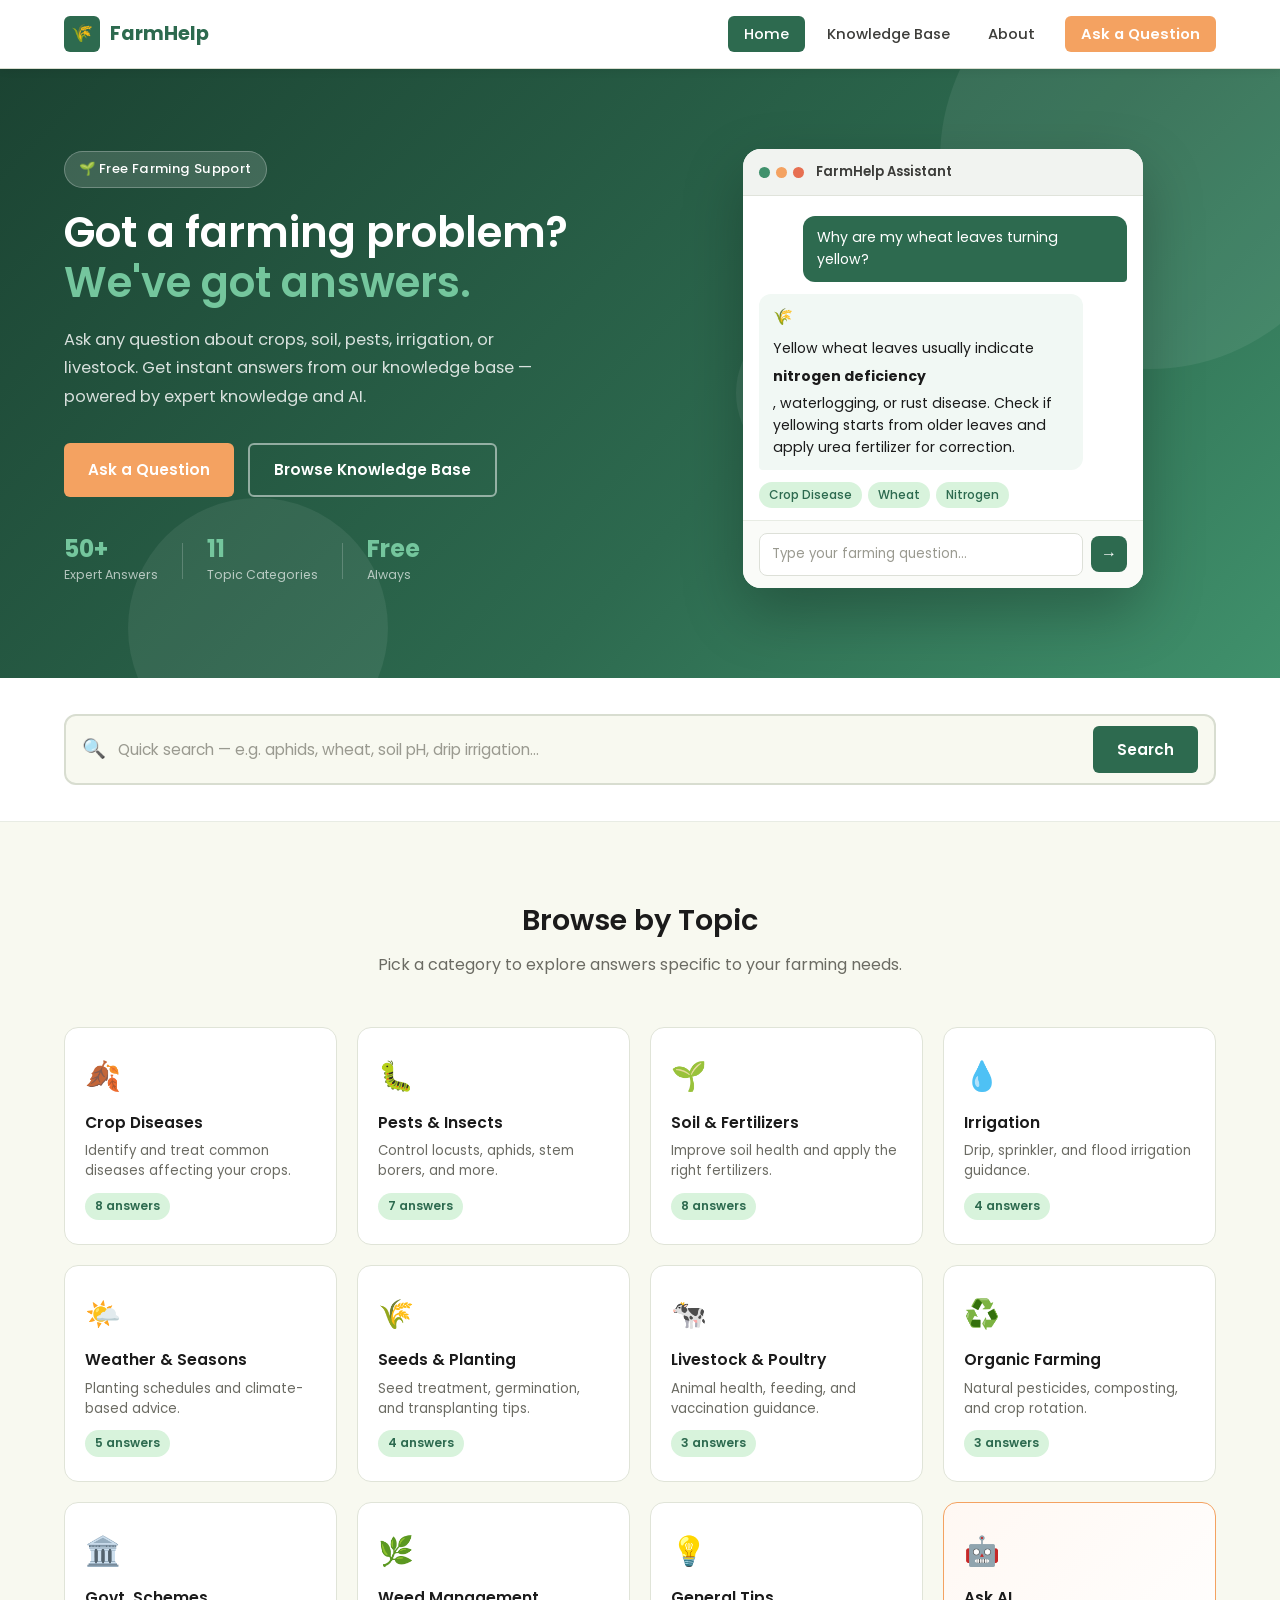
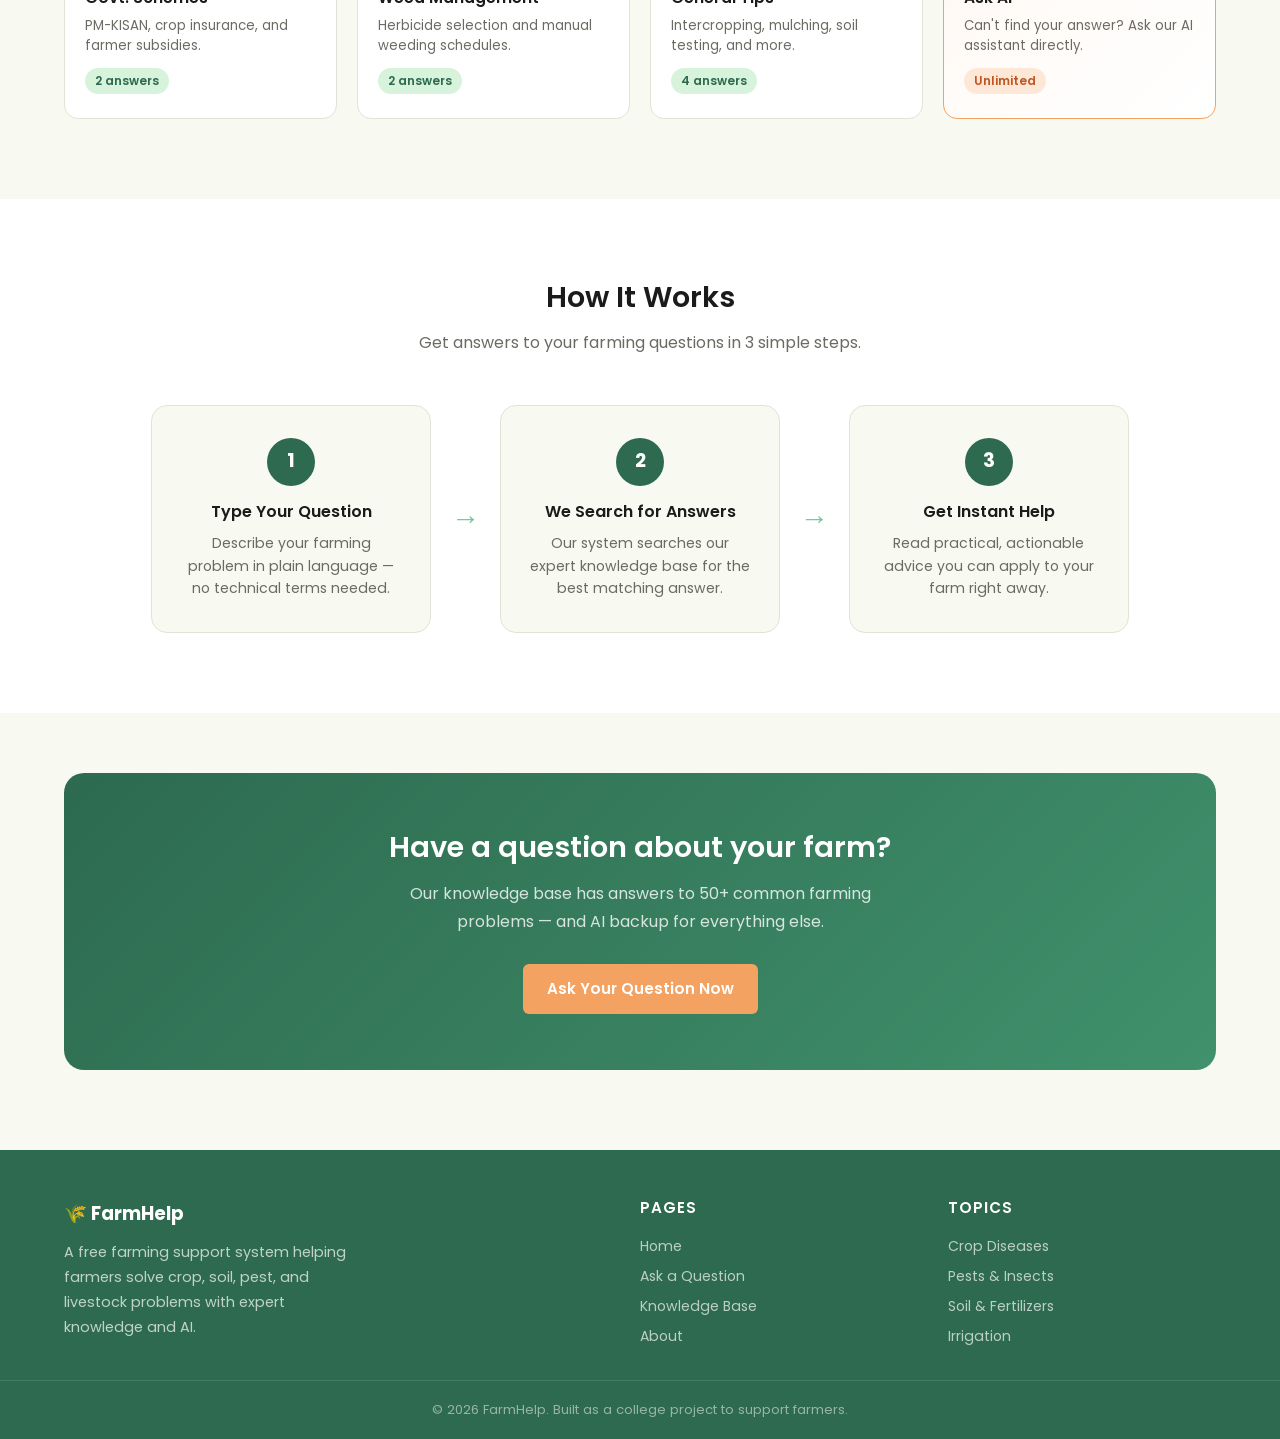
<file: index.html>
<!DOCTYPE html>
<html lang="en">
<head>
  <meta charset="UTF-8" />
  <meta name="viewport" content="width=device-width, initial-scale=1.0"/>
  <title>FarmHelp — Farmer Query Support System</title>
  <link rel="stylesheet" href="css/global.css"/>
  <link rel="stylesheet" href="css/home.css"/>
</head>
<body>

  <!-- ── NAVBAR ── -->
  <nav class="navbar">
    <div class="nav-container">
      <a href="index.html" class="nav-logo">
        <div class="logo-icon">🌾</div>
        FarmHelp
      </a>
      <ul class="nav-links">
        <li><a href="index.html" class="active">Home</a></li>
        <li><a href="knowledge.html">Knowledge Base</a></li>
        <li><a href="about.html">About</a></li>
        <li><a href="ask.html" class="btn-ask">Ask a Question</a></li>
      </ul>
      <button class="hamburger" id="hamburger" aria-label="Toggle menu">
        <span></span><span></span><span></span>
      </button>
    </div>
    <div class="mobile-menu" id="mobileMenu">
      <a href="index.html" class="active">Home</a>
      <a href="knowledge.html">Knowledge Base</a>
      <a href="about.html">About</a>
      <a href="ask.html" class="btn-ask">Ask a Question</a>
    </div>
  </nav>

  <!-- ── HERO ── -->
  <section class="hero">
    <div class="hero-bg-shapes">
      <div class="shape shape-1"></div>
      <div class="shape shape-2"></div>
      <div class="shape shape-3"></div>
    </div>
    <div class="container hero-content">
      <div class="hero-text">
        <span class="hero-badge">🌱 Free Farming Support</span>
        <h1>Got a farming problem?<br><span class="highlight">We've got answers.</span></h1>
        <p>Ask any question about crops, soil, pests, irrigation, or livestock. Get instant answers from our knowledge base — powered by expert knowledge and AI.</p>
        <div class="hero-actions">
          <a href="ask.html" class="btn btn-amber">Ask a Question</a>
          <a href="knowledge.html" class="btn btn-secondary">Browse Knowledge Base</a>
        </div>
        <div class="hero-stats">
          <div class="stat">
            <span class="stat-num">50+</span>
            <span class="stat-label">Expert Answers</span>
          </div>
          <div class="stat-divider"></div>
          <div class="stat">
            <span class="stat-num">11</span>
            <span class="stat-label">Topic Categories</span>
          </div>
          <div class="stat-divider"></div>
          <div class="stat">
            <span class="stat-num">Free</span>
            <span class="stat-label">Always</span>
          </div>
        </div>
      </div>
      <div class="hero-visual">
        <div class="hero-card-main">
          <div class="hc-header">
            <span class="hc-dot green"></span>
            <span class="hc-dot amber"></span>
            <span class="hc-dot red"></span>
            <span class="hc-title">FarmHelp Assistant</span>
          </div>
          <div class="hc-body">
            <div class="hc-msg user">Why are my wheat leaves turning yellow?</div>
            <div class="hc-msg bot">
              <span class="bot-icon">🌾</span>
              Yellow wheat leaves usually indicate <strong>nitrogen deficiency</strong>, waterlogging, or rust disease. Check if yellowing starts from older leaves and apply urea fertilizer for correction.
            </div>
            <div class="hc-tags">
              <span class="tag">Crop Disease</span>
              <span class="tag">Wheat</span>
              <span class="tag">Nitrogen</span>
            </div>
          </div>
          <div class="hc-input-row">
            <div class="hc-fake-input">Type your farming question...</div>
            <button class="hc-send">→</button>
          </div>
        </div>
      </div>
    </div>
  </section>

  <!-- ── QUICK SEARCH ── -->
  <section class="quick-search-section">
    <div class="container">
      <div class="quick-search-box">
        <span class="qs-icon">🔍</span>
        <input
          type="text"
          id="heroSearch"
          placeholder="Quick search — e.g. aphids, wheat, soil pH, drip irrigation..."
          autocomplete="off"
        />
        <button onclick="doHeroSearch()" class="btn btn-primary">Search</button>
      </div>
      <div id="heroResults" class="hero-results hidden"></div>
    </div>
  </section>

  <!-- ── CATEGORIES ── -->
  <section class="categories-section">
    <div class="container">
      <h2 class="section-title">Browse by Topic</h2>
      <p class="section-subtitle">Pick a category to explore answers specific to your farming needs.</p>
      <div class="categories-grid">

        <a href="knowledge.html?cat=crop-diseases" class="cat-card">
          <div class="cat-icon">🍂</div>
          <h4>Crop Diseases</h4>
          <p>Identify and treat common diseases affecting your crops.</p>
          <span class="cat-count">8 answers</span>
        </a>

        <a href="knowledge.html?cat=pests" class="cat-card">
          <div class="cat-icon">🐛</div>
          <h4>Pests & Insects</h4>
          <p>Control locusts, aphids, stem borers, and more.</p>
          <span class="cat-count">7 answers</span>
        </a>

        <a href="knowledge.html?cat=soil-fertilizers" class="cat-card">
          <div class="cat-icon">🌱</div>
          <h4>Soil & Fertilizers</h4>
          <p>Improve soil health and apply the right fertilizers.</p>
          <span class="cat-count">8 answers</span>
        </a>

        <a href="knowledge.html?cat=irrigation" class="cat-card">
          <div class="cat-icon">💧</div>
          <h4>Irrigation</h4>
          <p>Drip, sprinkler, and flood irrigation guidance.</p>
          <span class="cat-count">4 answers</span>
        </a>

        <a href="knowledge.html?cat=weather-seasons" class="cat-card">
          <div class="cat-icon">🌤️</div>
          <h4>Weather & Seasons</h4>
          <p>Planting schedules and climate-based advice.</p>
          <span class="cat-count">5 answers</span>
        </a>

        <a href="knowledge.html?cat=seeds-planting" class="cat-card">
          <div class="cat-icon">🌾</div>
          <h4>Seeds & Planting</h4>
          <p>Seed treatment, germination, and transplanting tips.</p>
          <span class="cat-count">4 answers</span>
        </a>

        <a href="knowledge.html?cat=livestock" class="cat-card">
          <div class="cat-icon">🐄</div>
          <h4>Livestock & Poultry</h4>
          <p>Animal health, feeding, and vaccination guidance.</p>
          <span class="cat-count">3 answers</span>
        </a>

        <a href="knowledge.html?cat=organic-farming" class="cat-card">
          <div class="cat-icon">♻️</div>
          <h4>Organic Farming</h4>
          <p>Natural pesticides, composting, and crop rotation.</p>
          <span class="cat-count">3 answers</span>
        </a>

        <a href="knowledge.html?cat=government-schemes" class="cat-card">
          <div class="cat-icon">🏛️</div>
          <h4>Govt. Schemes</h4>
          <p>PM-KISAN, crop insurance, and farmer subsidies.</p>
          <span class="cat-count">2 answers</span>
        </a>

        <a href="knowledge.html?cat=weed-management" class="cat-card">
          <div class="cat-icon">🌿</div>
          <h4>Weed Management</h4>
          <p>Herbicide selection and manual weeding schedules.</p>
          <span class="cat-count">2 answers</span>
        </a>

        <a href="knowledge.html?cat=general" class="cat-card">
          <div class="cat-icon">💡</div>
          <h4>General Tips</h4>
          <p>Intercropping, mulching, soil testing, and more.</p>
          <span class="cat-count">4 answers</span>
        </a>

        <a href="ask.html" class="cat-card cat-card-ask">
          <div class="cat-icon">🤖</div>
          <h4>Ask AI</h4>
          <p>Can't find your answer? Ask our AI assistant directly.</p>
          <span class="cat-count">Unlimited</span>
        </a>

      </div>
    </div>
  </section>

  <!-- ── HOW IT WORKS ── -->
  <section class="how-section">
    <div class="container">
      <h2 class="section-title">How It Works</h2>
      <p class="section-subtitle">Get answers to your farming questions in 3 simple steps.</p>
      <div class="steps-row">
        <div class="step">
          <div class="step-num">1</div>
          <h4>Type Your Question</h4>
          <p>Describe your farming problem in plain language — no technical terms needed.</p>
        </div>
        <div class="step-arrow">→</div>
        <div class="step">
          <div class="step-num">2</div>
          <h4>We Search for Answers</h4>
          <p>Our system searches our expert knowledge base for the best matching answer.</p>
        </div>
        <div class="step-arrow">→</div>
        <div class="step">
          <div class="step-num">3</div>
          <h4>Get Instant Help</h4>
          <p>Read practical, actionable advice you can apply to your farm right away.</p>
        </div>
      </div>
    </div>
  </section>

  <!-- ── CTA ── -->
  <section class="cta-section">
    <div class="container">
      <div class="cta-box">
        <h2>Have a question about your farm?</h2>
        <p>Our knowledge base has answers to 50+ common farming problems — and AI backup for everything else.</p>
        <a href="ask.html" class="btn btn-amber">Ask Your Question Now</a>
      </div>
    </div>
  </section>

  <!-- ── FOOTER ── -->
  <footer>
    <div class="footer-inner">
      <div class="footer-brand">
        <div class="logo-text">🌾 FarmHelp</div>
        <p>A free farming support system helping farmers solve crop, soil, pest, and livestock problems with expert knowledge and AI.</p>
      </div>
      <div class="footer-col">
        <h4>Pages</h4>
        <a href="index.html">Home</a>
        <a href="ask.html">Ask a Question</a>
        <a href="knowledge.html">Knowledge Base</a>
        <a href="about.html">About</a>
      </div>
      <div class="footer-col">
        <h4>Topics</h4>
        <a href="knowledge.html?cat=crop-diseases">Crop Diseases</a>
        <a href="knowledge.html?cat=pests">Pests & Insects</a>
        <a href="knowledge.html?cat=soil-fertilizers">Soil & Fertilizers</a>
        <a href="knowledge.html?cat=irrigation">Irrigation</a>
      </div>
    </div>
    <div class="footer-bottom">
      © 2026 FarmHelp. Built as a college project to support farmers.
    </div>
  </footer>

  <script src="js/data.js"></script>
  <script src="js/navbar.js"></script>
  <script>
    function doHeroSearch() {
      const q = document.getElementById('heroSearch').value.trim();
      if (!q) return;
      const results = searchFarmingData(q);
      const box = document.getElementById('heroResults');
      if (results.length === 0) {
        box.innerHTML = `<div class="no-result">No results found. <a href="ask.html">Ask our AI instead →</a></div>`;
      } else {
        box.innerHTML = results.slice(0, 3).map(r => `
          <div class="result-item">
            <span class="tag">${getCategoryLabel(r.category)}</span>
            <h4>${r.question}</h4>
            <p>${r.answer.slice(0, 140)}...</p>
            <a href="knowledge.html?search=${encodeURIComponent(q)}" class="result-link">Read full answer →</a>
          </div>
        `).join('');
      }
      box.classList.remove('hidden');
    }

    document.getElementById('heroSearch').addEventListener('keydown', e => {
      if (e.key === 'Enter') doHeroSearch();
    });
  </script>

</body>
</html>
</file>
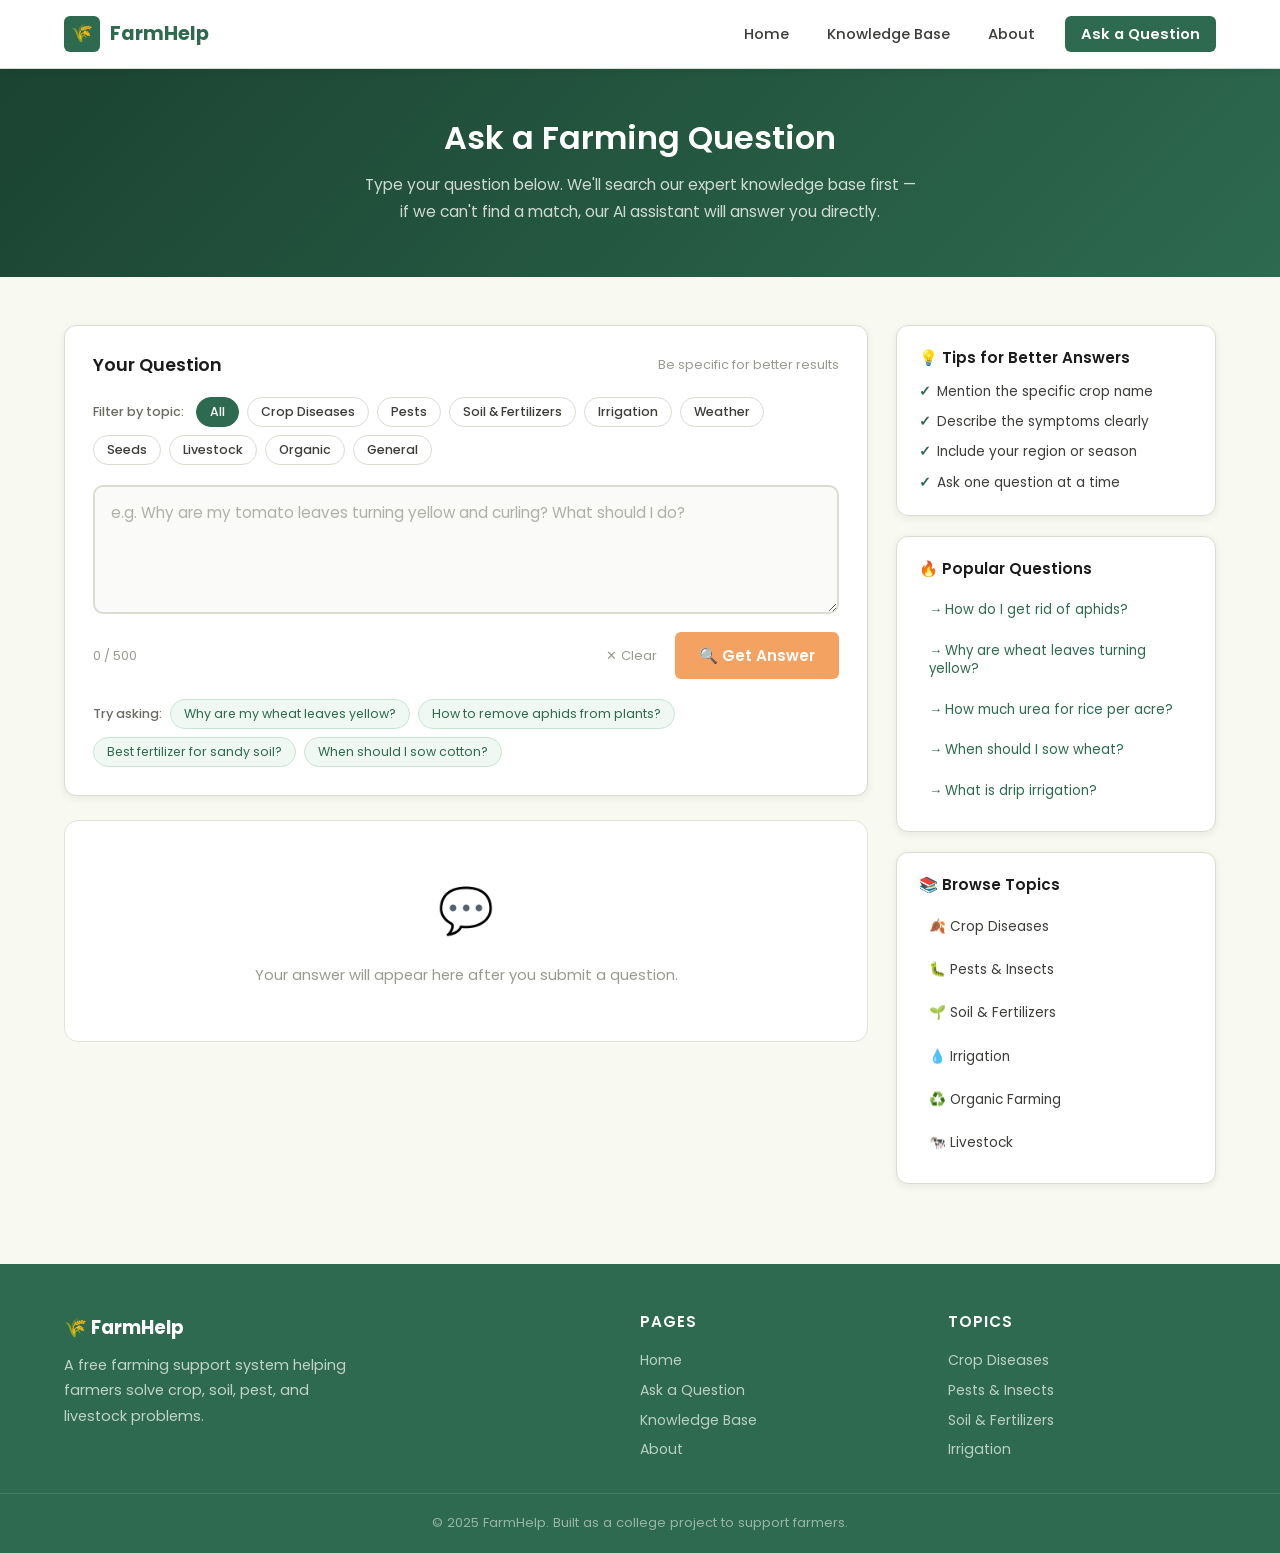
<file: ask.html>
<!DOCTYPE html>
<html lang="en">
<head>
  <meta charset="UTF-8" />
  <meta name="viewport" content="width=device-width, initial-scale=1.0"/>
  <title>Ask a Question — FarmHelp</title>
  <link rel="stylesheet" href="css/global.css"/>
  <link rel="stylesheet" href="css/ask.css"/>
</head>
<body>

  <!-- ── NAVBAR ── -->
  <nav class="navbar">
    <div class="nav-container">
      <a href="index.html" class="nav-logo">
        <div class="logo-icon">🌾</div>
        FarmHelp
      </a>
      <ul class="nav-links">
        <li><a href="index.html">Home</a></li>
        <li><a href="knowledge.html">Knowledge Base</a></li>
        <li><a href="about.html">About</a></li>
        <li><a href="ask.html" class="btn-ask active">Ask a Question</a></li>
      </ul>
      <button class="hamburger" id="hamburger" aria-label="Toggle menu">
        <span></span><span></span><span></span>
      </button>
    </div>
    <div class="mobile-menu" id="mobileMenu">
      <a href="index.html">Home</a>
      <a href="knowledge.html">Knowledge Base</a>
      <a href="about.html">About</a>
      <a href="ask.html" class="btn-ask">Ask a Question</a>
    </div>
  </nav>

  <!-- ── PAGE HEADER ── -->
  <section class="page-header">
    <div class="container">
      <h1>Ask a Farming Question</h1>
      <p>Type your question below. We'll search our expert knowledge base first — if we can't find a match, our AI assistant will answer you directly.</p>
    </div>
  </section>

  <!-- ── MAIN CONTENT ── -->
  <main class="ask-main">
    <div class="container ask-layout">

      <!-- LEFT: FORM + ANSWER -->
      <div class="ask-left">

        <!-- Question Form -->
        <div class="ask-form-card card">
          <div class="form-top">
            <h3>Your Question</h3>
            <span class="form-hint">Be specific for better results</span>
          </div>

          <!-- Category Selector -->
          <div class="category-chips">
            <span class="chip-label">Filter by topic:</span>
            <button class="chip active" data-cat="all">All</button>
            <button class="chip" data-cat="crop-diseases">Crop Diseases</button>
            <button class="chip" data-cat="pests">Pests</button>
            <button class="chip" data-cat="soil-fertilizers">Soil & Fertilizers</button>
            <button class="chip" data-cat="irrigation">Irrigation</button>
            <button class="chip" data-cat="weather-seasons">Weather</button>
            <button class="chip" data-cat="seeds-planting">Seeds</button>
            <button class="chip" data-cat="livestock">Livestock</button>
            <button class="chip" data-cat="organic-farming">Organic</button>
            <button class="chip" data-cat="general">General</button>
          </div>

          <!-- Input -->
          <div class="input-wrapper">
            <textarea
              id="questionInput"
              placeholder="e.g. Why are my tomato leaves turning yellow and curling? What should I do?"
              rows="4"
              maxlength="500"
            ></textarea>
            <div class="input-footer">
              <span id="charCount" class="char-count">0 / 500</span>
              <div class="input-actions">
                <button class="btn-clear" id="clearBtn" title="Clear">✕ Clear</button>
                <button class="btn btn-amber" id="submitBtn" onclick="handleSubmit()">
                  🔍 Get Answer
                </button>
              </div>
            </div>
          </div>

          <!-- Example questions -->
          <div class="example-questions">
            <span class="eq-label">Try asking:</span>
            <button class="eq-btn" onclick="fillExample(this)">Why are my wheat leaves yellow?</button>
            <button class="eq-btn" onclick="fillExample(this)">How to remove aphids from plants?</button>
            <button class="eq-btn" onclick="fillExample(this)">Best fertilizer for sandy soil?</button>
            <button class="eq-btn" onclick="fillExample(this)">When should I sow cotton?</button>
          </div>
        </div>

        <!-- Answer Box -->
        <div class="answer-box" id="answerBox">

          <!-- idle state -->
          <div class="answer-idle" id="answerIdle">
            <div class="idle-icon">💬</div>
            <p>Your answer will appear here after you submit a question.</p>
          </div>

          <!-- loading state -->
          <div class="answer-loading hidden" id="answerLoading">
            <div class="loading-dots">
              <span></span><span></span><span></span>
            </div>
            <p id="loadingText">Searching knowledge base...</p>
          </div>

          <!-- result state -->
          <div class="answer-result hidden" id="answerResult">
            <div class="result-header">
              <div class="result-source" id="resultSource"></div>
              <div class="result-meta" id="resultMeta"></div>
            </div>
            <h4 id="resultQuestion" class="result-question"></h4>
            <div class="result-answer" id="resultAnswer"></div>
            <div class="result-actions">
              <span class="helpful-label">Was this helpful?</span>
              <button class="helpful-btn" id="btnYes" onclick="markHelpful(true)">👍 Yes</button>
              <button class="helpful-btn" id="btnNo"  onclick="markHelpful(false)">👎 No</button>
              <button class="btn-ask-again" onclick="askAnother()">Ask another question →</button>
            </div>
          </div>

          <!-- not found state -->
          <div class="answer-notfound hidden" id="answerNotFound">
            <div class="nf-icon">🤖</div>
            <h4>Searching AI for your answer...</h4>
            <p id="nfText">Our knowledge base didn't have an exact match. Asking our AI assistant now.</p>
            <div class="ai-answer-box" id="aiAnswerBox">
              <div class="loading-dots">
                <span></span><span></span><span></span>
              </div>
            </div>
            <div class="result-actions hidden" id="aiResultActions">
              <span class="helpful-label">Was this helpful?</span>
              <button class="helpful-btn" onclick="markHelpful(true)">👍 Yes</button>
              <button class="helpful-btn" onclick="markHelpful(false)">👎 No</button>
              <button class="btn-ask-again" onclick="askAnother()">Ask another question →</button>
            </div>
          </div>

        </div>
        <!-- end answer box -->

      </div>
      <!-- end ask-left -->

      <!-- RIGHT: SIDEBAR -->
      <aside class="ask-sidebar">

        <div class="sidebar-card card">
          <h4>💡 Tips for Better Answers</h4>
          <ul class="tips-list">
            <li>Mention the specific crop name</li>
            <li>Describe the symptoms clearly</li>
            <li>Include your region or season</li>
            <li>Ask one question at a time</li>
          </ul>
        </div>

        <div class="sidebar-card card">
          <h4>🔥 Popular Questions</h4>
          <div class="popular-list">
            <button class="popular-item" onclick="fillAndSubmit('How do I get rid of aphids?')">
              How do I get rid of aphids?
            </button>
            <button class="popular-item" onclick="fillAndSubmit('Why are my wheat leaves turning yellow?')">
              Why are wheat leaves turning yellow?
            </button>
            <button class="popular-item" onclick="fillAndSubmit('How much urea for rice per acre?')">
              How much urea for rice per acre?
            </button>
            <button class="popular-item" onclick="fillAndSubmit('When should I sow wheat?')">
              When should I sow wheat?
            </button>
            <button class="popular-item" onclick="fillAndSubmit('What is drip irrigation?')">
              What is drip irrigation?
            </button>
          </div>
        </div>

        <div class="sidebar-card card sidebar-browse">
          <h4>📚 Browse Topics</h4>
          <div class="browse-links">
            <a href="knowledge.html?cat=crop-diseases">🍂 Crop Diseases</a>
            <a href="knowledge.html?cat=pests">🐛 Pests & Insects</a>
            <a href="knowledge.html?cat=soil-fertilizers">🌱 Soil & Fertilizers</a>
            <a href="knowledge.html?cat=irrigation">💧 Irrigation</a>
            <a href="knowledge.html?cat=organic-farming">♻️ Organic Farming</a>
            <a href="knowledge.html?cat=livestock">🐄 Livestock</a>
          </div>
        </div>

      </aside>

    </div>
  </main>

  <!-- ── FOOTER ── -->
  <footer>
    <div class="footer-inner">
      <div class="footer-brand">
        <div class="logo-text">🌾 FarmHelp</div>
        <p>A free farming support system helping farmers solve crop, soil, pest, and livestock problems.</p>
      </div>
      <div class="footer-col">
        <h4>Pages</h4>
        <a href="index.html">Home</a>
        <a href="ask.html">Ask a Question</a>
        <a href="knowledge.html">Knowledge Base</a>
        <a href="about.html">About</a>
      </div>
      <div class="footer-col">
        <h4>Topics</h4>
        <a href="knowledge.html?cat=crop-diseases">Crop Diseases</a>
        <a href="knowledge.html?cat=pests">Pests & Insects</a>
        <a href="knowledge.html?cat=soil-fertilizers">Soil & Fertilizers</a>
        <a href="knowledge.html?cat=irrigation">Irrigation</a>
      </div>
    </div>
    <div class="footer-bottom">
      © 2025 FarmHelp. Built as a college project to support farmers.
    </div>
  </footer>

  <script src="js/data.js"></script>
  <script src="js/navbar.js"></script>
  <script src="js/ask.js"></script>

</body>
</html>
</file>
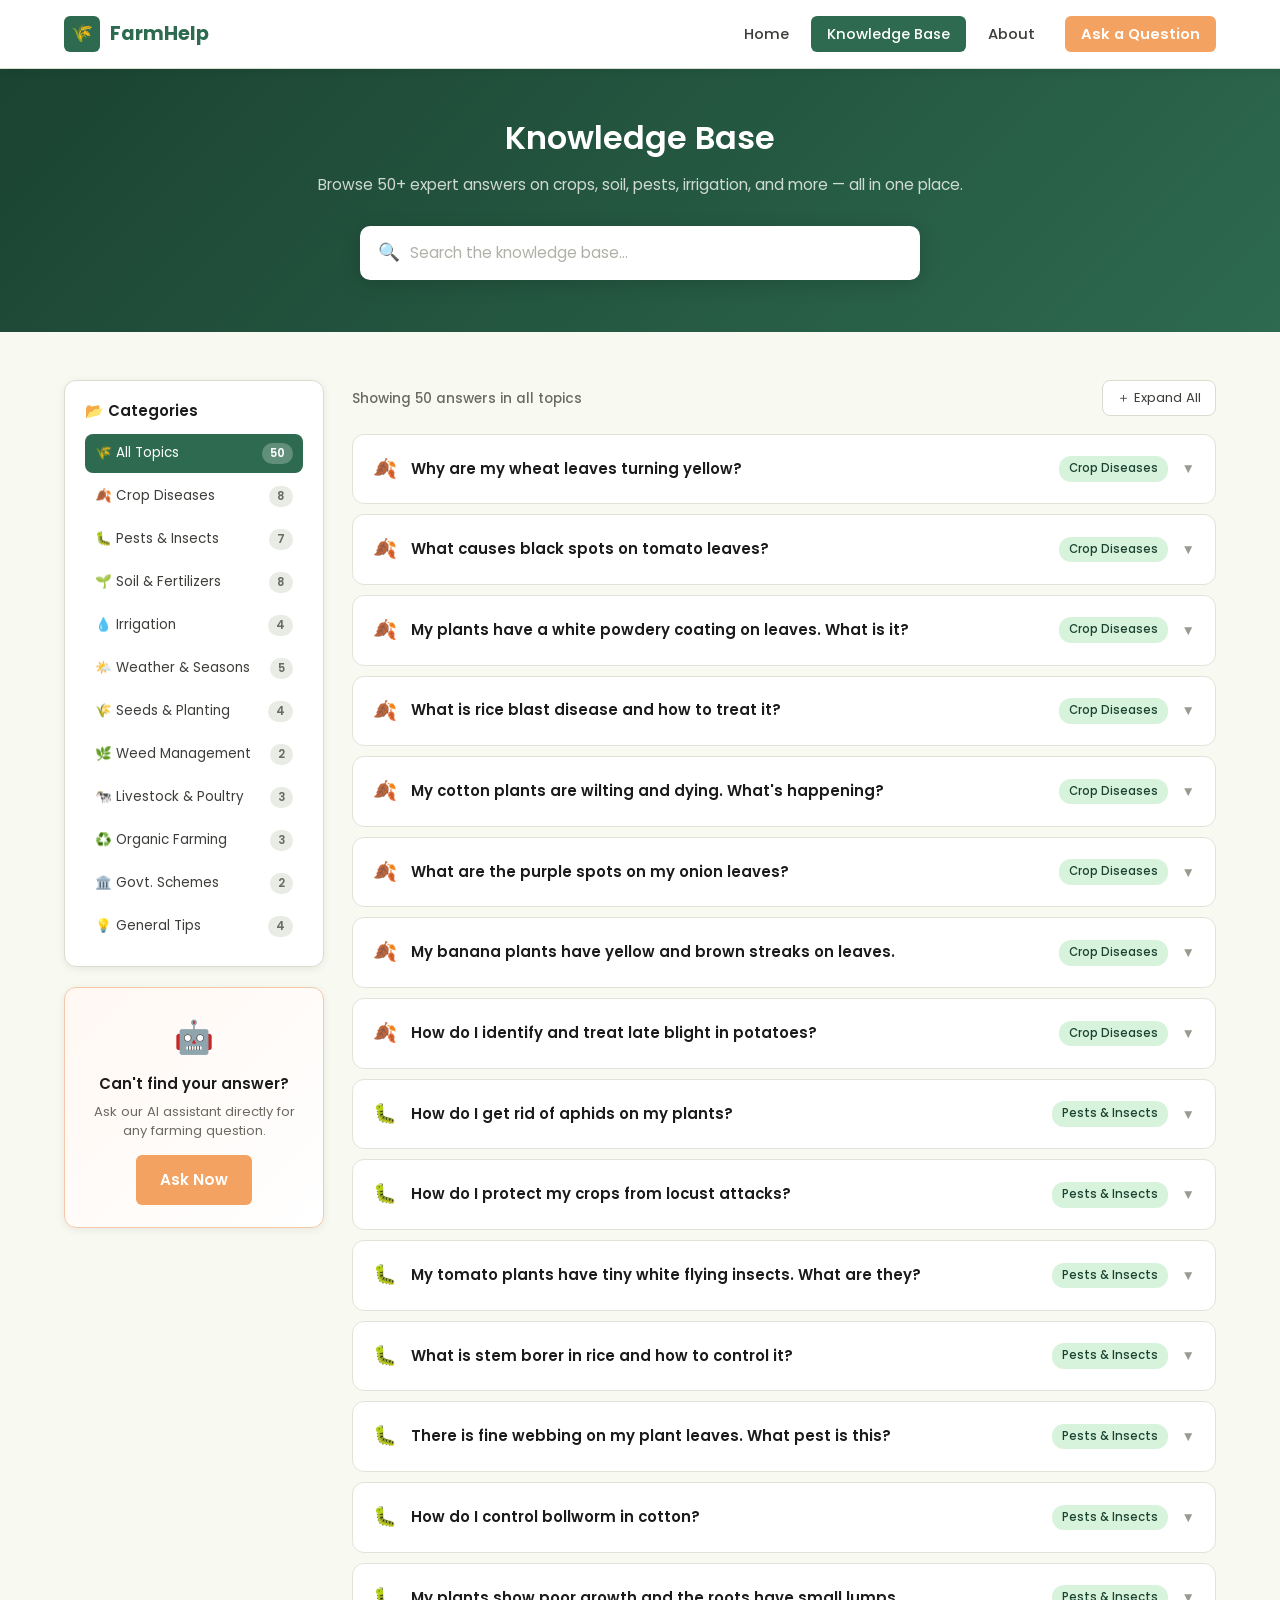
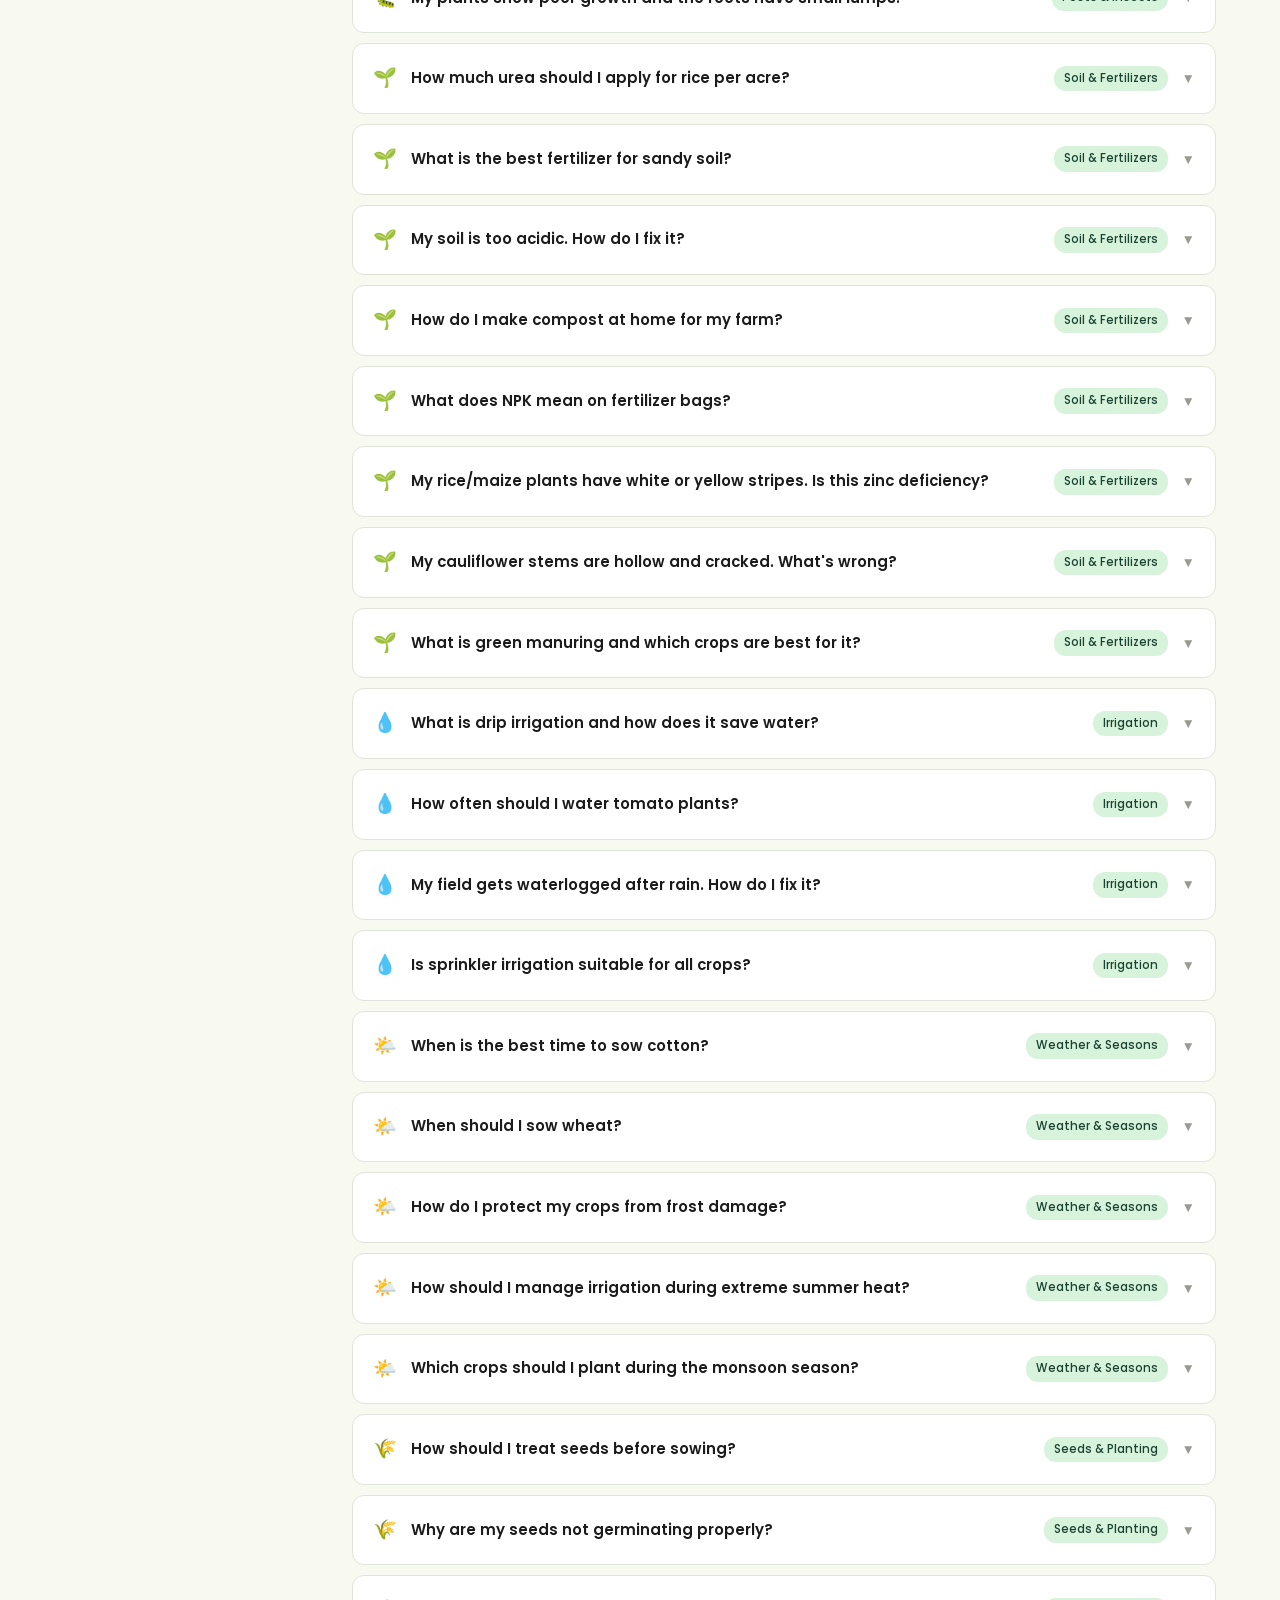
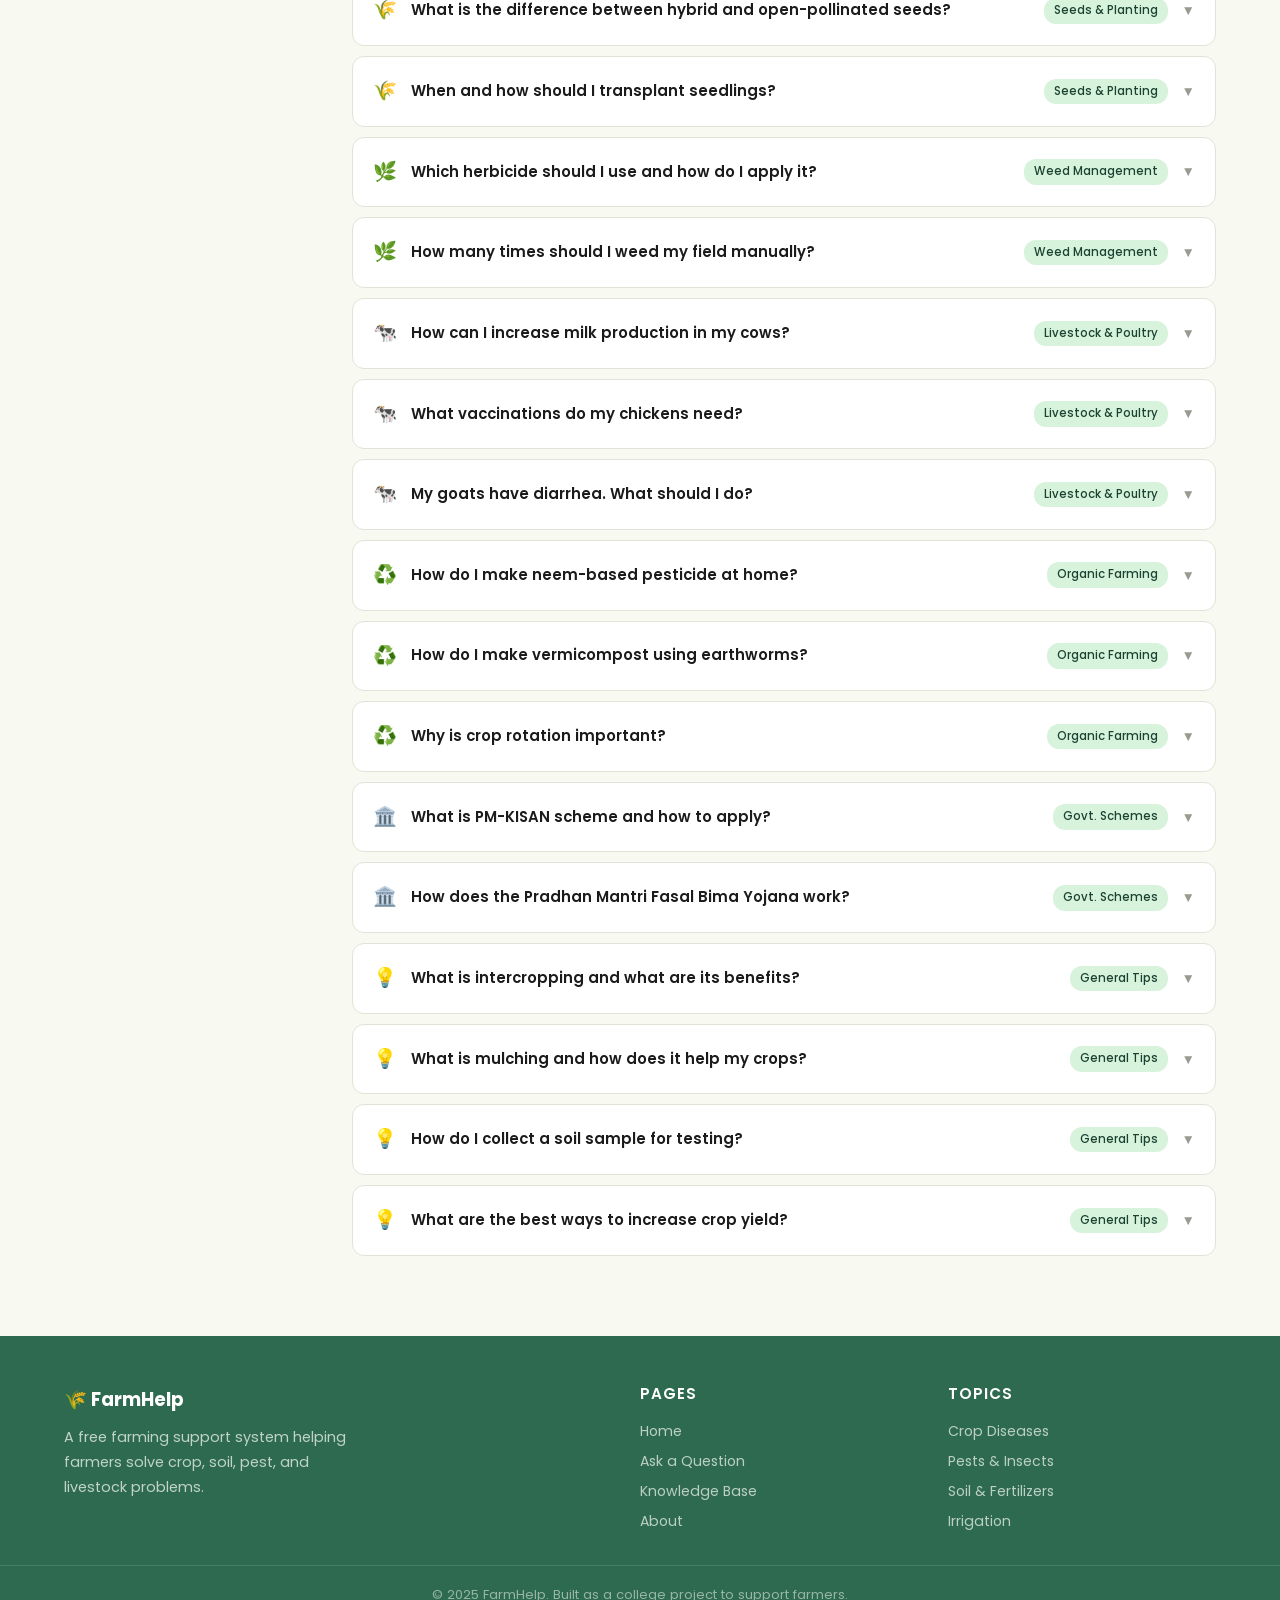
<file: knowledge.html>
<!DOCTYPE html>
<html lang="en">
<head>
  <meta charset="UTF-8" />
  <meta name="viewport" content="width=device-width, initial-scale=1.0"/>
  <title>Knowledge Base — FarmHelp</title>
  <link rel="stylesheet" href="css/global.css"/>
  <link rel="stylesheet" href="css/knowledge.css"/>
</head>
<body>

  <!-- ── NAVBAR ── -->
  <nav class="navbar">
    <div class="nav-container">
      <a href="index.html" class="nav-logo">
        <div class="logo-icon">🌾</div>
        FarmHelp
      </a>
      <ul class="nav-links">
        <li><a href="index.html">Home</a></li>
        <li><a href="knowledge.html" class="active">Knowledge Base</a></li>
        <li><a href="about.html">About</a></li>
        <li><a href="ask.html" class="btn-ask">Ask a Question</a></li>
      </ul>
      <button class="hamburger" id="hamburger" aria-label="Toggle menu">
        <span></span><span></span><span></span>
      </button>
    </div>
    <div class="mobile-menu" id="mobileMenu">
      <a href="index.html">Home</a>
      <a href="knowledge.html" class="active">Knowledge Base</a>
      <a href="about.html">About</a>
      <a href="ask.html" class="btn-ask">Ask a Question</a>
    </div>
  </nav>

  <!-- ── PAGE HEADER ── -->
  <section class="page-header">
    <div class="container">
      <h1>Knowledge Base</h1>
      <p>Browse 50+ expert answers on crops, soil, pests, irrigation, and more — all in one place.</p>

      <!-- Search bar -->
      <div class="kb-search-box">
        <span>🔍</span>
        <input
          type="text"
          id="kbSearch"
          placeholder="Search the knowledge base..."
          autocomplete="off"
        />
        <button onclick="clearKbSearch()" id="kbClearBtn" class="kb-clear hidden">✕</button>
      </div>
    </div>
  </section>

  <!-- ── MAIN ── -->
  <main class="kb-main">
    <div class="container kb-layout">

      <!-- LEFT: FILTERS -->
      <aside class="kb-sidebar">
        <div class="filter-card card">
          <h4>📂 Categories</h4>
          <div class="filter-list">
            <button class="filter-btn active" data-cat="all">
              <span>🌾 All Topics</span>
              <span class="filter-count">50</span>
            </button>
            <button class="filter-btn" data-cat="crop-diseases">
              <span>🍂 Crop Diseases</span>
              <span class="filter-count">8</span>
            </button>
            <button class="filter-btn" data-cat="pests">
              <span>🐛 Pests & Insects</span>
              <span class="filter-count">7</span>
            </button>
            <button class="filter-btn" data-cat="soil-fertilizers">
              <span>🌱 Soil & Fertilizers</span>
              <span class="filter-count">8</span>
            </button>
            <button class="filter-btn" data-cat="irrigation">
              <span>💧 Irrigation</span>
              <span class="filter-count">4</span>
            </button>
            <button class="filter-btn" data-cat="weather-seasons">
              <span>🌤️ Weather & Seasons</span>
              <span class="filter-count">5</span>
            </button>
            <button class="filter-btn" data-cat="seeds-planting">
              <span>🌾 Seeds & Planting</span>
              <span class="filter-count">4</span>
            </button>
            <button class="filter-btn" data-cat="weed-management">
              <span>🌿 Weed Management</span>
              <span class="filter-count">2</span>
            </button>
            <button class="filter-btn" data-cat="livestock">
              <span>🐄 Livestock & Poultry</span>
              <span class="filter-count">3</span>
            </button>
            <button class="filter-btn" data-cat="organic-farming">
              <span>♻️ Organic Farming</span>
              <span class="filter-count">3</span>
            </button>
            <button class="filter-btn" data-cat="government-schemes">
              <span>🏛️ Govt. Schemes</span>
              <span class="filter-count">2</span>
            </button>
            <button class="filter-btn" data-cat="general">
              <span>💡 General Tips</span>
              <span class="filter-count">4</span>
            </button>
          </div>
        </div>

        <div class="ask-cta-card card">
          <div class="ask-cta-icon">🤖</div>
          <h4>Can't find your answer?</h4>
          <p>Ask our AI assistant directly for any farming question.</p>
          <a href="ask.html" class="btn btn-amber">Ask Now</a>
        </div>
      </aside>

      <!-- RIGHT: ACCORDION LIST -->
      <div class="kb-content">

        <!-- toolbar -->
        <div class="kb-toolbar">
          <div class="kb-toolbar-left">
            <span id="resultCount" class="result-count">Showing all 50 answers</span>
          </div>
          <div class="kb-toolbar-right">
            <button class="expand-btn" id="expandAllBtn" onclick="toggleExpandAll()">
              ＋ Expand All
            </button>
          </div>
        </div>

        <!-- accordion items rendered by JS -->
        <div id="accordionList" class="accordion-list"></div>

        <!-- empty state -->
        <div id="emptyState" class="empty-state hidden">
          <div class="empty-icon">🔍</div>
          <h3>No results found</h3>
          <p>Try different keywords or browse by category.</p>
          <a href="ask.html" class="btn btn-amber">Ask AI Instead</a>
        </div>

      </div>

    </div>
  </main>

  <!-- ── FOOTER ── -->
  <footer>
    <div class="footer-inner">
      <div class="footer-brand">
        <div class="logo-text">🌾 FarmHelp</div>
        <p>A free farming support system helping farmers solve crop, soil, pest, and livestock problems.</p>
      </div>
      <div class="footer-col">
        <h4>Pages</h4>
        <a href="index.html">Home</a>
        <a href="ask.html">Ask a Question</a>
        <a href="knowledge.html">Knowledge Base</a>
        <a href="about.html">About</a>
      </div>
      <div class="footer-col">
        <h4>Topics</h4>
        <a href="knowledge.html?cat=crop-diseases">Crop Diseases</a>
        <a href="knowledge.html?cat=pests">Pests & Insects</a>
        <a href="knowledge.html?cat=soil-fertilizers">Soil & Fertilizers</a>
        <a href="knowledge.html?cat=irrigation">Irrigation</a>
      </div>
    </div>
    <div class="footer-bottom">
      © 2025 FarmHelp. Built as a college project to support farmers.
    </div>
  </footer>

  <script src="js/data.js"></script>
  <script src="js/navbar.js"></script>
  <script src="js/knowledge.js"></script>

</body>
</html>
</file>
<file: css/global.css>
/* ── IMPORTS & RESET ───────────────────────────────────────── */
@import url('https://fonts.googleapis.com/css2?family=Poppins:wght@300;400;500;600;700&family=Merriweather:wght@400;700&display=swap');

*, *::before, *::after {
  margin: 0;
  padding: 0;
  box-sizing: border-box;
}

html {
  scroll-behavior: smooth;
  font-size: 16px;
}

body {
  font-family: 'Poppins', sans-serif;
  background-color: #f8f9f0;
  color: #1b1b1b;
  line-height: 1.7;
  min-height: 100vh;
  display: flex;
  flex-direction: column;
}

img {
  max-width: 100%;
  display: block;
}

a {
  text-decoration: none;
  color: inherit;
}

ul {
  list-style: none;
}

/* ── CSS VARIABLES ─────────────────────────────────────────── */
:root {
  --green-dark:    #2d6a4f;
  --green-mid:     #40916c;
  --green-light:   #74c69d;
  --green-pale:    #d8f3dc;
  --amber:         #f4a261;
  --amber-dark:    #e76f51;
  --cream:         #f8f9f0;
  --white:         #ffffff;
  --text-dark:     #1b1b1b;
  --text-mid:      #3d3d3a;
  --text-light:    #6b6b63;
  --border:        #d9ddd0;
  --shadow-sm:     0 2px 8px rgba(0,0,0,0.07);
  --shadow-md:     0 4px 20px rgba(0,0,0,0.10);
  --shadow-lg:     0 8px 40px rgba(0,0,0,0.13);
  --radius-sm:     6px;
  --radius-md:     12px;
  --radius-lg:     20px;
  --transition:    all 0.25s ease;
}

/* ── TYPOGRAPHY ────────────────────────────────────────────── */
h1, h2, h3, h4, h5 {
  font-weight: 600;
  line-height: 1.3;
  color: var(--text-dark);
}

h1 { font-size: 2.4rem; }
h2 { font-size: 1.8rem; }
h3 { font-size: 1.3rem; }
h4 { font-size: 1.1rem; }

p {
  color: var(--text-mid);
  line-height: 1.75;
}

/* ── NAVBAR ────────────────────────────────────────────────── */
.navbar {
  background-color: var(--white);
  border-bottom: 1px solid var(--border);
  box-shadow: var(--shadow-sm);
  position: sticky;
  top: 0;
  z-index: 1000;
  width: 100%;
}

.nav-container {
  max-width: 1200px;
  margin: 0 auto;
  padding: 0 24px;
  height: 68px;
  display: flex;
  align-items: center;
  justify-content: space-between;
}

.nav-logo {
  display: flex;
  align-items: center;
  gap: 10px;
  font-weight: 700;
  font-size: 1.2rem;
  color: var(--green-dark);
}

.nav-logo .logo-icon {
  width: 36px;
  height: 36px;
  background: var(--green-dark);
  border-radius: var(--radius-sm);
  display: flex;
  align-items: center;
  justify-content: center;
  font-size: 1.1rem;
}

.nav-links {
  display: flex;
  align-items: center;
  gap: 6px;
}

.nav-links a {
  padding: 8px 16px;
  border-radius: var(--radius-sm);
  font-size: 0.92rem;
  font-weight: 500;
  color: var(--text-mid);
  transition: var(--transition);
}

.nav-links a:hover {
  background-color: var(--green-pale);
  color: var(--green-dark);
}

.nav-links a.active {
  background-color: var(--green-dark);
  color: var(--white);
}

.nav-links .btn-ask {
  background-color: var(--amber);
  color: var(--white);
  margin-left: 8px;
  font-weight: 600;
}

.nav-links .btn-ask:hover {
  background-color: var(--amber-dark);
  color: var(--white);
}

/* hamburger */
.hamburger {
  display: none;
  flex-direction: column;
  gap: 5px;
  cursor: pointer;
  padding: 4px;
  background: none;
  border: none;
}

.hamburger span {
  display: block;
  width: 24px;
  height: 2.5px;
  background-color: var(--text-dark);
  border-radius: 2px;
  transition: var(--transition);
}

.hamburger.open span:nth-child(1) { transform: translateY(7.5px) rotate(45deg); }
.hamburger.open span:nth-child(2) { opacity: 0; }
.hamburger.open span:nth-child(3) { transform: translateY(-7.5px) rotate(-45deg); }

/* mobile menu */
.mobile-menu {
  display: none;
  flex-direction: column;
  background: var(--white);
  border-top: 1px solid var(--border);
  padding: 16px 24px 20px;
  gap: 4px;
}

.mobile-menu.open {
  display: flex;
}

.mobile-menu a {
  padding: 11px 14px;
  border-radius: var(--radius-sm);
  font-size: 0.95rem;
  font-weight: 500;
  color: var(--text-mid);
  transition: var(--transition);
}

.mobile-menu a:hover,
.mobile-menu a.active {
  background-color: var(--green-pale);
  color: var(--green-dark);
}

.mobile-menu .btn-ask {
  background-color: var(--amber);
  color: var(--white);
  text-align: center;
  font-weight: 600;
  margin-top: 8px;
}

/* ── FOOTER ────────────────────────────────────────────────── */
footer {
  background-color: var(--green-dark);
  color: rgba(255,255,255,0.85);
  margin-top: auto;
}

.footer-inner {
  max-width: 1200px;
  margin: 0 auto;
  padding: 48px 24px 28px;
  display: grid;
  grid-template-columns: 2fr 1fr 1fr;
  gap: 40px;
}

.footer-brand p {
  color: rgba(255,255,255,0.70);
  font-size: 0.9rem;
  margin-top: 10px;
  max-width: 300px;
}

.footer-brand .logo-text {
  font-size: 1.15rem;
  font-weight: 700;
  color: var(--white);
}

.footer-col h4 {
  color: var(--white);
  font-size: 0.95rem;
  margin-bottom: 14px;
  text-transform: uppercase;
  letter-spacing: 0.06em;
}

.footer-col a {
  display: block;
  color: rgba(255,255,255,0.68);
  font-size: 0.88rem;
  padding: 3px 0;
  transition: var(--transition);
}

.footer-col a:hover {
  color: var(--green-light);
}

.footer-bottom {
  border-top: 1px solid rgba(255,255,255,0.12);
  text-align: center;
  padding: 18px 24px;
  font-size: 0.82rem;
  color: rgba(255,255,255,0.50);
}

/* ── SHARED UTILITY CLASSES ────────────────────────────────── */
.container {
  max-width: 1200px;
  margin: 0 auto;
  padding: 0 24px;
}

.section-title {
  text-align: center;
  margin-bottom: 12px;
}

.section-subtitle {
  text-align: center;
  color: var(--text-light);
  font-size: 1rem;
  margin-bottom: 48px;
}

.btn {
  display: inline-flex;
  align-items: center;
  gap: 8px;
  padding: 12px 24px;
  border-radius: var(--radius-sm);
  font-size: 0.95rem;
  font-weight: 600;
  cursor: pointer;
  border: none;
  transition: var(--transition);
  font-family: 'Poppins', sans-serif;
}

.btn-primary {
  background-color: var(--green-dark);
  color: var(--white);
}

.btn-primary:hover {
  background-color: var(--green-mid);
  transform: translateY(-1px);
  box-shadow: var(--shadow-md);
}

.btn-secondary {
  background-color: transparent;
  color: var(--green-dark);
  border: 2px solid var(--green-dark);
}

.btn-secondary:hover {
  background-color: var(--green-pale);
}

.btn-amber {
  background-color: var(--amber);
  color: var(--white);
}

.btn-amber:hover {
  background-color: var(--amber-dark);
  transform: translateY(-1px);
  box-shadow: var(--shadow-md);
}

.tag {
  display: inline-block;
  padding: 3px 10px;
  border-radius: 20px;
  font-size: 0.75rem;
  font-weight: 500;
  background-color: var(--green-pale);
  color: var(--green-dark);
}

.card {
  background: var(--white);
  border-radius: var(--radius-md);
  box-shadow: var(--shadow-sm);
  border: 1px solid var(--border);
  transition: var(--transition);
}

.card:hover {
  box-shadow: var(--shadow-md);
  transform: translateY(-2px);
}

/* ── RESPONSIVE ────────────────────────────────────────────── */
@media (max-width: 768px) {
  h1 { font-size: 1.8rem; }
  h2 { font-size: 1.4rem; }

  .nav-links { display: none; }
  .hamburger { display: flex; }

  .footer-inner {
    grid-template-columns: 1fr;
    gap: 28px;
    padding: 36px 24px 24px;
  }
}

@media (max-width: 480px) {
  h1 { font-size: 1.5rem; }
  .container { padding: 0 16px; }
}
</file>
<file: css/home.css>
/* ── HERO ──────────────────────────────────────────────────── */
.hero {
  position: relative;
  overflow: hidden;
  background: linear-gradient(135deg, #1b4332 0%, #2d6a4f 60%, #40916c 100%);
  padding: 80px 0 90px;
}

.hero-bg-shapes {
  position: absolute;
  inset: 0;
  pointer-events: none;
}

.shape {
  position: absolute;
  border-radius: 50%;
  opacity: 0.07;
  background: #ffffff;
}

.shape-1 {
  width: 420px;
  height: 420px;
  top: -120px;
  right: -80px;
}

.shape-2 {
  width: 260px;
  height: 260px;
  bottom: -80px;
  left: 10%;
}

.shape-3 {
  width: 160px;
  height: 160px;
  top: 40%;
  right: 30%;
}

.hero-content {
  display: grid;
  grid-template-columns: 1fr 1fr;
  gap: 60px;
  align-items: center;
  position: relative;
  z-index: 1;
}

.hero-text {
  color: #ffffff;
}

.hero-badge {
  display: inline-block;
  background: rgba(255,255,255,0.15);
  border: 1px solid rgba(255,255,255,0.25);
  color: #ffffff;
  font-size: 0.82rem;
  font-weight: 500;
  padding: 6px 14px;
  border-radius: 20px;
  margin-bottom: 20px;
  letter-spacing: 0.03em;
}

.hero-text h1 {
  color: #ffffff;
  font-size: 2.6rem;
  line-height: 1.2;
  margin-bottom: 18px;
}

.hero-text h1 .highlight {
  color: #74c69d;
}

.hero-text p {
  color: rgba(255,255,255,0.82);
  font-size: 1.02rem;
  margin-bottom: 32px;
  max-width: 480px;
}

.hero-actions {
  display: flex;
  gap: 14px;
  flex-wrap: wrap;
  margin-bottom: 40px;
}

.hero-actions .btn-secondary {
  border-color: rgba(255,255,255,0.5);
  color: #ffffff;
}

.hero-actions .btn-secondary:hover {
  background: rgba(255,255,255,0.12);
  border-color: #ffffff;
}

/* stats row */
.hero-stats {
  display: flex;
  align-items: center;
  gap: 24px;
}

.stat {
  display: flex;
  flex-direction: column;
}

.stat-num {
  font-size: 1.5rem;
  font-weight: 700;
  color: #74c69d;
  line-height: 1;
}

.stat-label {
  font-size: 0.78rem;
  color: rgba(255,255,255,0.65);
  margin-top: 3px;
}

.stat-divider {
  width: 1px;
  height: 36px;
  background: rgba(255,255,255,0.2);
}

/* hero chat card */
.hero-visual {
  display: flex;
  justify-content: center;
  align-items: center;
}

.hero-card-main {
  background: #ffffff;
  border-radius: 18px;
  box-shadow: 0 24px 60px rgba(0,0,0,0.25);
  width: 100%;
  max-width: 400px;
  overflow: hidden;
}

.hc-header {
  background: #f1f3f0;
  padding: 12px 16px;
  display: flex;
  align-items: center;
  gap: 6px;
  border-bottom: 1px solid #e0e3db;
}

.hc-dot {
  width: 11px;
  height: 11px;
  border-radius: 50%;
}

.hc-dot.green { background: #40916c; }
.hc-dot.amber { background: #f4a261; }
.hc-dot.red   { background: #e76f51; }

.hc-title {
  font-size: 0.82rem;
  font-weight: 600;
  color: #3d3d3a;
  margin-left: 6px;
}

.hc-body {
  padding: 20px 16px 12px;
  display: flex;
  flex-direction: column;
  gap: 12px;
}

.hc-msg {
  padding: 11px 14px;
  border-radius: 12px;
  font-size: 0.88rem;
  line-height: 1.55;
  max-width: 88%;
}

.hc-msg.user {
  background: #2d6a4f;
  color: #ffffff;
  align-self: flex-end;
  border-bottom-right-radius: 4px;
}

.hc-msg.bot {
  background: #f1f8f4;
  color: #1b1b1b;
  align-self: flex-start;
  border-bottom-left-radius: 4px;
  display: flex;
  flex-direction: column;
  gap: 6px;
}

.bot-icon {
  font-size: 1rem;
  margin-bottom: 2px;
}

.hc-tags {
  display: flex;
  gap: 6px;
  flex-wrap: wrap;
}

.hc-input-row {
  display: flex;
  align-items: center;
  gap: 8px;
  padding: 12px 16px;
  border-top: 1px solid #e8ece4;
  background: #fafbf8;
}

.hc-fake-input {
  flex: 1;
  font-size: 0.83rem;
  color: #9a9a90;
  padding: 9px 12px;
  background: #ffffff;
  border: 1px solid #dde0d8;
  border-radius: 8px;
  font-family: 'Poppins', sans-serif;
}

.hc-send {
  width: 36px;
  height: 36px;
  background: #2d6a4f;
  color: #ffffff;
  border: none;
  border-radius: 8px;
  font-size: 1rem;
  cursor: pointer;
  display: flex;
  align-items: center;
  justify-content: center;
  transition: background 0.2s;
}

.hc-send:hover {
  background: #40916c;
}

/* ── QUICK SEARCH ───────────────────────────────────────────── */
.quick-search-section {
  background: #ffffff;
  padding: 36px 0;
  border-bottom: 1px solid #e8ece4;
}

.quick-search-box {
  display: flex;
  align-items: center;
  gap: 12px;
  background: #f8f9f0;
  border: 2px solid #d8ddd0;
  border-radius: 12px;
  padding: 10px 16px;
  transition: border-color 0.2s;
}

.quick-search-box:focus-within {
  border-color: #2d6a4f;
}

.qs-icon {
  font-size: 1.2rem;
  flex-shrink: 0;
}

.quick-search-box input {
  flex: 1;
  border: none;
  background: transparent;
  font-size: 0.97rem;
  font-family: 'Poppins', sans-serif;
  color: #1b1b1b;
  outline: none;
  padding: 4px 0;
}

.quick-search-box input::placeholder {
  color: #9a9a90;
}

/* search results */
.hero-results {
  margin-top: 20px;
  display: flex;
  flex-direction: column;
  gap: 14px;
}

.hero-results.hidden {
  display: none;
}

.result-item {
  background: #ffffff;
  border: 1px solid #e0e4d8;
  border-radius: 12px;
  padding: 18px 20px;
  display: flex;
  flex-direction: column;
  gap: 6px;
  transition: box-shadow 0.2s;
}

.result-item:hover {
  box-shadow: 0 4px 16px rgba(0,0,0,0.08);
}

.result-item h4 {
  font-size: 0.97rem;
  color: #1b1b1b;
}

.result-item p {
  font-size: 0.88rem;
  color: #5a5a52;
  line-height: 1.6;
}

.result-link {
  font-size: 0.85rem;
  font-weight: 600;
  color: #2d6a4f;
  margin-top: 4px;
  transition: color 0.2s;
}

.result-link:hover {
  color: #40916c;
}

.no-result {
  font-size: 0.92rem;
  color: #6b6b63;
  padding: 16px 0;
}

.no-result a {
  color: #2d6a4f;
  font-weight: 600;
}

/* ── CATEGORIES ─────────────────────────────────────────────── */
.categories-section {
  padding: 80px 0;
  background: #f8f9f0;
}

.categories-grid {
  display: grid;
  grid-template-columns: repeat(4, 1fr);
  gap: 20px;
}

.cat-card {
  background: #ffffff;
  border: 1px solid #e0e4d8;
  border-radius: 14px;
  padding: 24px 20px;
  display: flex;
  flex-direction: column;
  gap: 8px;
  transition: all 0.25s ease;
  cursor: pointer;
}

.cat-card:hover {
  border-color: #2d6a4f;
  box-shadow: 0 6px 24px rgba(45,106,79,0.12);
  transform: translateY(-3px);
}

.cat-icon {
  font-size: 1.8rem;
  margin-bottom: 4px;
}

.cat-card h4 {
  font-size: 0.97rem;
  color: #1b1b1b;
}

.cat-card p {
  font-size: 0.83rem;
  color: #6b6b63;
  line-height: 1.5;
  flex: 1;
}

.cat-count {
  font-size: 0.75rem;
  font-weight: 600;
  color: #2d6a4f;
  background: #d8f3dc;
  padding: 3px 10px;
  border-radius: 20px;
  align-self: flex-start;
  margin-top: 4px;
}

.cat-card-ask {
  border-color: #f4a261;
  background: linear-gradient(135deg, #fff8f3 0%, #ffffff 100%);
}

.cat-card-ask:hover {
  border-color: #e76f51;
  box-shadow: 0 6px 24px rgba(244,162,97,0.18);
}

.cat-card-ask .cat-count {
  background: #fde8d8;
  color: #c05621;
}

/* ── HOW IT WORKS ───────────────────────────────────────────── */
.how-section {
  padding: 80px 0;
  background: #ffffff;
}

.steps-row {
  display: flex;
  align-items: center;
  justify-content: center;
  gap: 20px;
  flex-wrap: wrap;
}

.step {
  background: #f8f9f0;
  border: 1px solid #e0e4d8;
  border-radius: 16px;
  padding: 32px 28px;
  max-width: 280px;
  text-align: center;
  flex: 1;
  min-width: 200px;
}

.step-num {
  width: 48px;
  height: 48px;
  background: #2d6a4f;
  color: #ffffff;
  border-radius: 50%;
  display: flex;
  align-items: center;
  justify-content: center;
  font-size: 1.2rem;
  font-weight: 700;
  margin: 0 auto 16px;
}

.step h4 {
  margin-bottom: 10px;
  font-size: 1rem;
}

.step p {
  font-size: 0.88rem;
  color: #6b6b63;
  line-height: 1.6;
}

.step-arrow {
  font-size: 1.8rem;
  color: #74c69d;
  font-weight: 300;
  flex-shrink: 0;
}

/* ── CTA ────────────────────────────────────────────────────── */
.cta-section {
  padding: 60px 0 80px;
  background: #f8f9f0;
}

.cta-box {
  background: linear-gradient(135deg, #2d6a4f 0%, #40916c 100%);
  border-radius: 20px;
  padding: 56px 48px;
  text-align: center;
  color: #ffffff;
}

.cta-box h2 {
  color: #ffffff;
  margin-bottom: 14px;
}

.cta-box p {
  color: rgba(255,255,255,0.80);
  font-size: 1rem;
  margin-bottom: 28px;
  max-width: 500px;
  margin-left: auto;
  margin-right: auto;
}

/* ── RESPONSIVE ─────────────────────────────────────────────── */
@media (max-width: 992px) {
  .categories-grid {
    grid-template-columns: repeat(3, 1fr);
  }
}

@media (max-width: 768px) {
  .hero-content {
    grid-template-columns: 1fr;
    gap: 40px;
    text-align: center;
  }

  .hero-text p { margin-left: auto; margin-right: auto; }
  .hero-actions { justify-content: center; }
  .hero-stats { justify-content: center; }
  .hero-visual { display: none; }

  .categories-grid {
    grid-template-columns: repeat(2, 1fr);
    gap: 14px;
  }

  .step-arrow { display: none; }
  .steps-row { flex-direction: column; align-items: stretch; }
  .step { max-width: 100%; }

  .cta-box { padding: 36px 24px; }

  .quick-search-box .btn {
    display: none;
  }
}

@media (max-width: 480px) {
  .hero { padding: 56px 0 64px; }
  .categories-grid { grid-template-columns: 1fr 1fr; gap: 12px; }
  .cat-card { padding: 18px 14px; }
}
</file>
<file: css/ask.css>
/* ── PAGE HEADER ────────────────────────────────────────────── */
.page-header {
  background: linear-gradient(135deg, #1b4332 0%, #2d6a4f 100%);
  padding: 48px 0 52px;
  text-align: center;
}

.page-header h1 {
  color: #ffffff;
  font-size: 2rem;
  margin-bottom: 12px;
}

.page-header p {
  color: rgba(255,255,255,0.78);
  font-size: 0.97rem;
  max-width: 560px;
  margin: 0 auto;
}

/* ── MAIN LAYOUT ────────────────────────────────────────────── */
.ask-main {
  padding: 48px 0 80px;
  background: #f8f9f0;
  flex: 1;
}

.ask-layout {
  display: grid;
  grid-template-columns: 1fr 320px;
  gap: 28px;
  align-items: start;
}

/* ── FORM CARD ──────────────────────────────────────────────── */
.ask-form-card {
  padding: 28px;
  margin-bottom: 24px;
}

.form-top {
  display: flex;
  align-items: center;
  justify-content: space-between;
  margin-bottom: 20px;
}

.form-top h3 {
  font-size: 1.1rem;
}

.form-hint {
  font-size: 0.8rem;
  color: #9a9a90;
}

/* ── CATEGORY CHIPS ─────────────────────────────────────────── */
.category-chips {
  display: flex;
  flex-wrap: wrap;
  gap: 8px;
  align-items: center;
  margin-bottom: 20px;
}

.chip-label {
  font-size: 0.8rem;
  color: #6b6b63;
  font-weight: 500;
  margin-right: 4px;
}

.chip {
  padding: 5px 13px;
  border-radius: 20px;
  border: 1px solid #d8ddd0;
  background: #ffffff;
  font-size: 0.78rem;
  font-weight: 500;
  color: #3d3d3a;
  cursor: pointer;
  transition: all 0.2s;
  font-family: 'Poppins', sans-serif;
}

.chip:hover {
  border-color: #2d6a4f;
  color: #2d6a4f;
}

.chip.active {
  background: #2d6a4f;
  border-color: #2d6a4f;
  color: #ffffff;
}

/* ── TEXTAREA ───────────────────────────────────────────────── */
.input-wrapper {
  margin-bottom: 20px;
}

.input-wrapper textarea {
  width: 100%;
  padding: 14px 16px;
  border: 2px solid #d8ddd0;
  border-radius: 10px;
  font-size: 0.95rem;
  font-family: 'Poppins', sans-serif;
  color: #1b1b1b;
  background: #fafbf8;
  resize: vertical;
  outline: none;
  transition: border-color 0.2s;
  line-height: 1.6;
}

.input-wrapper textarea:focus {
  border-color: #2d6a4f;
  background: #ffffff;
}

.input-wrapper textarea::placeholder {
  color: #b0b0a8;
}

.input-footer {
  display: flex;
  align-items: center;
  justify-content: space-between;
  margin-top: 10px;
}

.char-count {
  font-size: 0.78rem;
  color: #9a9a90;
}

.input-actions {
  display: flex;
  align-items: center;
  gap: 10px;
}

.btn-clear {
  background: none;
  border: none;
  font-size: 0.82rem;
  color: #9a9a90;
  cursor: pointer;
  padding: 4px 8px;
  border-radius: 6px;
  transition: all 0.2s;
  font-family: 'Poppins', sans-serif;
}

.btn-clear:hover {
  background: #f0f0ea;
  color: #3d3d3a;
}

/* ── EXAMPLE QUESTIONS ──────────────────────────────────────── */
.example-questions {
  display: flex;
  flex-wrap: wrap;
  gap: 8px;
  align-items: center;
}

.eq-label {
  font-size: 0.8rem;
  color: #6b6b63;
  font-weight: 500;
}

.eq-btn {
  background: #f0f8f4;
  border: 1px solid #c8e6d4;
  border-radius: 20px;
  padding: 5px 13px;
  font-size: 0.78rem;
  color: #2d6a4f;
  cursor: pointer;
  font-family: 'Poppins', sans-serif;
  transition: all 0.2s;
}

.eq-btn:hover {
  background: #2d6a4f;
  color: #ffffff;
  border-color: #2d6a4f;
}

/* ── ANSWER BOX ─────────────────────────────────────────────── */
.answer-box {
  background: #ffffff;
  border: 1px solid #e0e4d8;
  border-radius: 14px;
  padding: 32px;
  min-height: 220px;
  display: flex;
  flex-direction: column;
  justify-content: center;
}

/* idle */
.answer-idle {
  text-align: center;
  padding: 20px;
}

.idle-icon {
  font-size: 2.8rem;
  margin-bottom: 14px;
}

.answer-idle p {
  color: #9a9a90;
  font-size: 0.92rem;
}

/* loading dots */
.answer-loading {
  text-align: center;
  padding: 20px;
}

.loading-dots {
  display: flex;
  justify-content: center;
  gap: 8px;
  margin-bottom: 16px;
}

.loading-dots span {
  width: 10px;
  height: 10px;
  background: #2d6a4f;
  border-radius: 50%;
  animation: bounce 1.2s ease-in-out infinite;
}

.loading-dots span:nth-child(2) { animation-delay: 0.2s; }
.loading-dots span:nth-child(3) { animation-delay: 0.4s; }

@keyframes bounce {
  0%, 80%, 100% { transform: scale(0.7); opacity: 0.5; }
  40%           { transform: scale(1.1); opacity: 1; }
}

.answer-loading p {
  color: #6b6b63;
  font-size: 0.9rem;
}

/* result */
.answer-result {
  display: flex;
  flex-direction: column;
  gap: 14px;
}

.result-header {
  display: flex;
  align-items: center;
  justify-content: space-between;
  flex-wrap: wrap;
  gap: 8px;
}

.result-source {
  display: inline-flex;
  align-items: center;
  gap: 6px;
  font-size: 0.78rem;
  font-weight: 600;
  padding: 4px 12px;
  border-radius: 20px;
  background: #d8f3dc;
  color: #1b4332;
}

.result-source.ai-source {
  background: #fde8d8;
  color: #7b3311;
}

.result-meta {
  font-size: 0.78rem;
  color: #9a9a90;
}

.result-question {
  font-size: 1rem;
  color: #1b1b1b;
  font-weight: 600;
  padding-bottom: 14px;
  border-bottom: 1px solid #e8ece4;
}

.result-answer {
  font-size: 0.93rem;
  color: #3d3d3a;
  line-height: 1.8;
  animation: fadeIn 0.4s ease;
}

@keyframes fadeIn {
  from { opacity: 0; transform: translateY(6px); }
  to   { opacity: 1; transform: translateY(0); }
}

/* result actions */
.result-actions {
  display: flex;
  align-items: center;
  gap: 10px;
  flex-wrap: wrap;
  padding-top: 16px;
  border-top: 1px solid #e8ece4;
  margin-top: 4px;
}

.helpful-label {
  font-size: 0.83rem;
  color: #6b6b63;
}

.helpful-btn {
  padding: 6px 14px;
  border-radius: 20px;
  border: 1px solid #d8ddd0;
  background: #ffffff;
  font-size: 0.82rem;
  cursor: pointer;
  transition: all 0.2s;
  font-family: 'Poppins', sans-serif;
}

.helpful-btn:hover {
  border-color: #2d6a4f;
  background: #f0f8f4;
}

.helpful-btn.selected-yes {
  background: #2d6a4f;
  color: #ffffff;
  border-color: #2d6a4f;
}

.helpful-btn.selected-no {
  background: #e76f51;
  color: #ffffff;
  border-color: #e76f51;
}

.btn-ask-again {
  background: none;
  border: none;
  font-size: 0.83rem;
  color: #2d6a4f;
  font-weight: 600;
  cursor: pointer;
  margin-left: auto;
  font-family: 'Poppins', sans-serif;
  transition: color 0.2s;
}

.btn-ask-again:hover {
  color: #40916c;
}

/* not found */
.answer-notfound {
  display: flex;
  flex-direction: column;
  gap: 12px;
}

.nf-icon {
  font-size: 2.4rem;
}

.answer-notfound h4 {
  font-size: 1rem;
  color: #1b1b1b;
}

.answer-notfound p {
  font-size: 0.88rem;
  color: #6b6b63;
}

.ai-answer-box {
  background: #fafbf8;
  border: 1px solid #e0e4d8;
  border-left: 3px solid #f4a261;
  border-radius: 10px;
  padding: 20px;
  font-size: 0.93rem;
  color: #3d3d3a;
  line-height: 1.8;
  animation: fadeIn 0.4s ease;
  min-height: 60px;
  display: flex;
  align-items: center;
}

/* hidden utility */
.hidden {
  display: none !important;
}

/* ── SIDEBAR ────────────────────────────────────────────────── */
.ask-sidebar {
  display: flex;
  flex-direction: column;
  gap: 20px;
  position: sticky;
  top: 88px;
}

.sidebar-card {
  padding: 22px;
}

.sidebar-card h4 {
  font-size: 0.95rem;
  margin-bottom: 14px;
  color: #1b1b1b;
}

.tips-list {
  display: flex;
  flex-direction: column;
  gap: 10px;
}

.tips-list li {
  font-size: 0.85rem;
  color: #3d3d3a;
  padding-left: 18px;
  position: relative;
  line-height: 1.5;
}

.tips-list li::before {
  content: "✓";
  position: absolute;
  left: 0;
  color: #2d6a4f;
  font-weight: 700;
}

.popular-list {
  display: flex;
  flex-direction: column;
  gap: 6px;
}

.popular-item {
  background: none;
  border: none;
  text-align: left;
  font-size: 0.83rem;
  color: #2d6a4f;
  cursor: pointer;
  padding: 8px 10px;
  border-radius: 8px;
  font-family: 'Poppins', sans-serif;
  transition: background 0.2s;
  line-height: 1.4;
}

.popular-item:hover {
  background: #f0f8f4;
}

.popular-item::before {
  content: "→ ";
  font-weight: 600;
}

.browse-links {
  display: flex;
  flex-direction: column;
  gap: 6px;
}

.browse-links a {
  font-size: 0.85rem;
  color: #3d3d3a;
  padding: 7px 10px;
  border-radius: 8px;
  transition: all 0.2s;
}

.browse-links a:hover {
  background: #f0f8f4;
  color: #2d6a4f;
}

/* ── RESPONSIVE ─────────────────────────────────────────────── */
@media (max-width: 900px) {
  .ask-layout {
    grid-template-columns: 1fr;
  }

  .ask-sidebar {
    position: static;
    display: grid;
    grid-template-columns: 1fr 1fr;
    gap: 16px;
  }

  .sidebar-browse {
    grid-column: 1 / -1;
  }
}

@media (max-width: 600px) {
  .ask-form-card  { padding: 20px; }
  .answer-box     { padding: 20px; }
  .ask-sidebar    { grid-template-columns: 1fr; }
  .result-actions { gap: 8px; }
  .btn-ask-again  { margin-left: 0; }
}
</file>
<file: css/knowledge.css>
/* ── PAGE HEADER ────────────────────────────────────────────── */
.page-header {
  background: linear-gradient(135deg, #1b4332 0%, #2d6a4f 100%);
  padding: 48px 0 52px;
  text-align: center;
}

.page-header h1 {
  color: #ffffff;
  font-size: 2rem;
  margin-bottom: 12px;
}

.page-header p {
  color: rgba(255,255,255,0.78);
  font-size: 0.97rem;
  margin-bottom: 28px;
}

/* kb search bar */
.kb-search-box {
  display: flex;
  align-items: center;
  gap: 10px;
  background: #ffffff;
  border-radius: 10px;
  padding: 12px 18px;
  max-width: 560px;
  margin: 0 auto;
  box-shadow: 0 4px 20px rgba(0,0,0,0.15);
}

.kb-search-box span {
  font-size: 1.1rem;
  flex-shrink: 0;
}

.kb-search-box input {
  flex: 1;
  border: none;
  outline: none;
  font-size: 0.95rem;
  font-family: 'Poppins', sans-serif;
  color: #1b1b1b;
  background: transparent;
}

.kb-search-box input::placeholder {
  color: #b0b0a8;
}

.kb-clear {
  background: none;
  border: none;
  font-size: 0.85rem;
  color: #9a9a90;
  cursor: pointer;
  padding: 2px 6px;
  border-radius: 4px;
  transition: all 0.2s;
  font-family: 'Poppins', sans-serif;
}

.kb-clear:hover {
  background: #f0f0ea;
  color: #3d3d3a;
}

.kb-clear.hidden {
  display: none;
}

/* ── MAIN LAYOUT ────────────────────────────────────────────── */
.kb-main {
  padding: 48px 0 80px;
  background: #f8f9f0;
  flex: 1;
}

.kb-layout {
  display: grid;
  grid-template-columns: 260px 1fr;
  gap: 28px;
  align-items: start;
}

/* ── SIDEBAR FILTERS ────────────────────────────────────────── */
.kb-sidebar {
  display: flex;
  flex-direction: column;
  gap: 20px;
  position: sticky;
  top: 88px;
}

.filter-card {
  padding: 20px;
}

.filter-card h4 {
  font-size: 0.93rem;
  margin-bottom: 14px;
  color: #1b1b1b;
}

.filter-list {
  display: flex;
  flex-direction: column;
  gap: 4px;
}

.filter-btn {
  display: flex;
  align-items: center;
  justify-content: space-between;
  background: none;
  border: none;
  padding: 9px 10px;
  border-radius: 8px;
  font-size: 0.84rem;
  color: #3d3d3a;
  cursor: pointer;
  font-family: 'Poppins', sans-serif;
  transition: all 0.2s;
  text-align: left;
  width: 100%;
}

.filter-btn:hover {
  background: #f0f8f4;
  color: #2d6a4f;
}

.filter-btn.active {
  background: #2d6a4f;
  color: #ffffff;
}

.filter-btn.active .filter-count {
  background: rgba(255,255,255,0.25);
  color: #ffffff;
}

.filter-count {
  font-size: 0.72rem;
  font-weight: 600;
  background: #e8ece4;
  color: #6b6b63;
  padding: 2px 8px;
  border-radius: 12px;
  flex-shrink: 0;
}

/* ask cta */
.ask-cta-card {
  padding: 22px;
  text-align: center;
  border: 1px solid #f4c8a8;
  background: linear-gradient(135deg, #fff8f3 0%, #ffffff 100%);
}

.ask-cta-icon {
  font-size: 2rem;
  margin-bottom: 10px;
}

.ask-cta-card h4 {
  font-size: 0.93rem;
  margin-bottom: 8px;
}

.ask-cta-card p {
  font-size: 0.82rem;
  color: #6b6b63;
  margin-bottom: 14px;
  line-height: 1.5;
}

/* ── TOOLBAR ────────────────────────────────────────────────── */
.kb-toolbar {
  display: flex;
  align-items: center;
  justify-content: space-between;
  margin-bottom: 18px;
  flex-wrap: wrap;
  gap: 10px;
}

.result-count {
  font-size: 0.85rem;
  color: #6b6b63;
  font-weight: 500;
}

.expand-btn {
  background: #ffffff;
  border: 1px solid #d8ddd0;
  border-radius: 8px;
  padding: 7px 14px;
  font-size: 0.82rem;
  font-family: 'Poppins', sans-serif;
  color: #3d3d3a;
  cursor: pointer;
  transition: all 0.2s;
}

.expand-btn:hover {
  border-color: #2d6a4f;
  color: #2d6a4f;
}

/* ── ACCORDION ──────────────────────────────────────────────── */
.accordion-list {
  display: flex;
  flex-direction: column;
  gap: 10px;
}

.accordion-item {
  background: #ffffff;
  border: 1px solid #e0e4d8;
  border-radius: 12px;
  overflow: hidden;
  transition: box-shadow 0.2s;
}

.accordion-item:hover {
  box-shadow: 0 3px 14px rgba(0,0,0,0.07);
}

.accordion-item.open {
  border-color: #2d6a4f;
  box-shadow: 0 3px 14px rgba(45,106,79,0.10);
}

.accordion-header {
  display: flex;
  align-items: center;
  gap: 14px;
  padding: 18px 20px;
  cursor: pointer;
  user-select: none;
  transition: background 0.2s;
}

.accordion-header:hover {
  background: #fafbf8;
}

.accordion-item.open .accordion-header {
  background: #f4fbf7;
  border-bottom: 1px solid #d8f3dc;
}

.accordion-cat-icon {
  font-size: 1.2rem;
  flex-shrink: 0;
}

.accordion-question {
  flex: 1;
  font-size: 0.93rem;
  font-weight: 600;
  color: #1b1b1b;
  line-height: 1.4;
}

.accordion-tag {
  font-size: 0.72rem;
  font-weight: 500;
  background: #d8f3dc;
  color: #1b4332;
  padding: 3px 10px;
  border-radius: 12px;
  flex-shrink: 0;
  white-space: nowrap;
}

.accordion-arrow {
  font-size: 0.85rem;
  color: #9a9a90;
  flex-shrink: 0;
  transition: transform 0.3s ease;
}

.accordion-item.open .accordion-arrow {
  transform: rotate(180deg);
  color: #2d6a4f;
}

/* accordion body */
.accordion-body {
  max-height: 0;
  overflow: hidden;
  transition: max-height 0.35s ease;
}

.accordion-item.open .accordion-body {
  max-height: 600px;
}

.accordion-answer {
  padding: 20px 20px 20px 52px;
  font-size: 0.9rem;
  color: #3d3d3a;
  line-height: 1.8;
  border-top: 1px solid #e8f4ec;
}

.accordion-answer-footer {
  display: flex;
  align-items: center;
  justify-content: space-between;
  flex-wrap: wrap;
  gap: 10px;
  padding: 12px 20px 16px 52px;
}

.accordion-keywords {
  display: flex;
  flex-wrap: wrap;
  gap: 6px;
}

.kw-tag {
  font-size: 0.70rem;
  background: #f0f8f4;
  color: #2d6a4f;
  border: 1px solid #c8e6d4;
  padding: 2px 8px;
  border-radius: 10px;
}

.accordion-ask-link {
  font-size: 0.80rem;
  font-weight: 600;
  color: #f4a261;
  transition: color 0.2s;
}

.accordion-ask-link:hover {
  color: #e76f51;
}

/* highlight matched search text */
.highlight {
  background: #fff3cd;
  border-radius: 3px;
  padding: 0 2px;
  font-weight: 600;
}

/* ── EMPTY STATE ────────────────────────────────────────────── */
.empty-state {
  text-align: center;
  padding: 60px 24px;
  background: #ffffff;
  border-radius: 14px;
  border: 1px solid #e0e4d8;
}

.empty-icon {
  font-size: 3rem;
  margin-bottom: 16px;
}

.empty-state h3 {
  font-size: 1.1rem;
  margin-bottom: 10px;
}

.empty-state p {
  font-size: 0.9rem;
  color: #6b6b63;
  margin-bottom: 24px;
}

.hidden {
  display: none !important;
}

/* ── RESPONSIVE ─────────────────────────────────────────────── */
@media (max-width: 900px) {
  .kb-layout {
    grid-template-columns: 1fr;
  }

  .kb-sidebar {
    position: static;
    display: grid;
    grid-template-columns: 1fr 1fr;
    gap: 16px;
  }

  .filter-list {
    display: grid;
    grid-template-columns: 1fr 1fr;
  }

  .ask-cta-card {
    grid-column: 1 / -1;
  }
}

@media (max-width: 600px) {
  .kb-sidebar          { grid-template-columns: 1fr; }
  .filter-list         { grid-template-columns: 1fr; }
  .accordion-answer    { padding-left: 20px; }
  .accordion-answer-footer { padding-left: 20px; }
  .accordion-tag       { display: none; }
}
</file>
